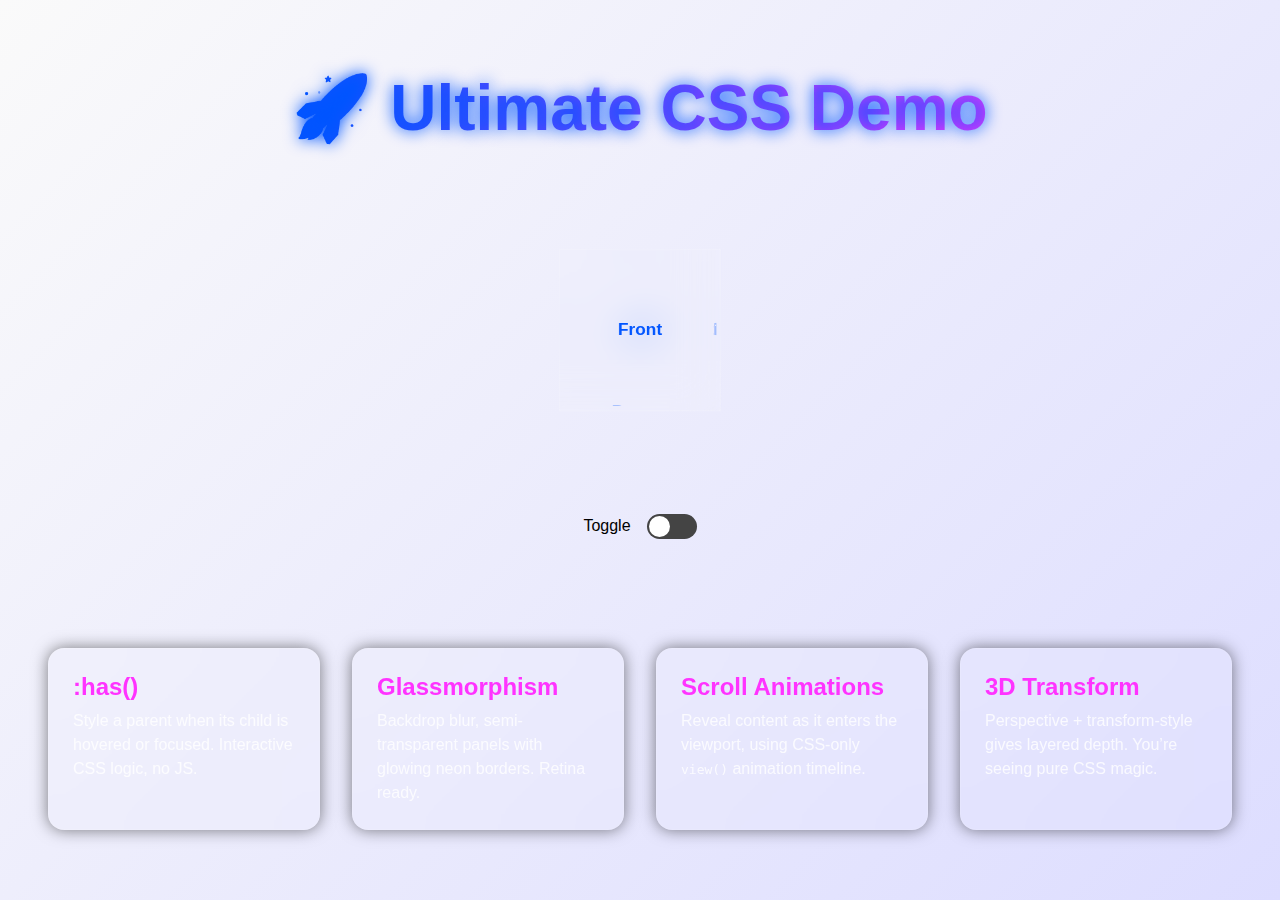
<file: src/templates/cool.html>
<!DOCTYPE html>
<html lang="en">
<head>
  <meta charset="UTF-8" />
  <meta name="viewport" content="width=device-width, initial-scale=1.0" />
  <title>CSS Showcase Madness</title>
  <style>
    /* ===== CSS RESET ===== */
    *, *::before, *::after {
      box-sizing: border-box;
      margin: 0;
      padding: 0;
    }
    
    html, body {
      height: 100%;
      font-family: 'Segoe UI', sans-serif;
      background: linear-gradient(135deg, #0a0f2c, #0f0c29);
      color: white;
      overflow-x: hidden;
      scroll-behavior: smooth;
    }

    body {
      display: grid;
      place-items: center;
      padding: 3rem;
      gap: 4rem;
    }

    /* ===== GLOBAL THEMING ===== */
    :root {
      --accent: hsl(280 100% 65%);
      --glow: hsl(200 100% 65%);
      --bg-glass: rgba(255, 255, 255, 0.05);
      --blur: blur(20px);
      --border: rgba(255,255,255,0.1);
    }

    @media (prefers-color-scheme: light) {
      :root {
        --accent: hsl(220 100% 50%);
        --glow: hsl(300 100% 60%);
      }
      html, body {
        background: linear-gradient(135deg, #fafafa, #ddddff);
        color: black;
      }
    }

    /* ===== HEADLINE ===== */
    h1 {
      font-size: 4rem;
      background: linear-gradient(90deg, var(--accent), var(--glow));
      background-clip: text;
      -webkit-background-clip: text;
      color: transparent;
      text-shadow: 0 0 1rem var(--accent);
      animation: pulseText 3s infinite ease-in-out;
    }

    @keyframes pulseText {
      0%, 100% { text-shadow: 0 0 1rem var(--accent); }
      50% { text-shadow: 0 0 2rem var(--glow); }
    }

    /* ===== 3D CUBE ===== */
    .cube-wrapper {
      perspective: 1000px;
    }

    .cube {
      position: relative;
      width: 150px;
      height: 150px;
      transform-style: preserve-3d;
      animation: rotateCube 10s linear infinite;
    }

    .face {
      position: absolute;
      width: 150px;
      height: 150px;
      background: var(--bg-glass);
      border: 1px solid var(--border);
      display: flex;
      align-items: center;
      justify-content: center;
      font-weight: bold;
      color: var(--accent);
      backdrop-filter: var(--blur);
    }

    .front  { transform: translateZ(75px); }
    .back   { transform: rotateY(180deg) translateZ(75px); }
    .right  { transform: rotateY(90deg) translateZ(75px); }
    .left   { transform: rotateY(-90deg) translateZ(75px); }
    .top    { transform: rotateX(90deg) translateZ(75px); }
    .bottom { transform: rotateX(-90deg) translateZ(75px); }

    @keyframes rotateCube {
      from { transform: rotateX(0) rotateY(0); }
      to   { transform: rotateX(360deg) rotateY(360deg); }
    }

    /* ===== GLASS CARD GRID ===== */
    .grid {
      display: grid;
      grid-template-columns: repeat(auto-fit, minmax(250px, 1fr));
      gap: 2rem;
      width: 100%;
      max-width: 1200px;
    }

    .card {
      background: var(--bg-glass);
      border: 1px solid var(--border);
      backdrop-filter: var(--blur);
      padding: 1.5rem;
      border-radius: 1rem;
      box-shadow: 0 0 1rem rgba(0, 0, 0, 0.5);
      transition: transform 0.3s ease;
    }

    .card:hover {
      transform: translateY(-10px) scale(1.02);
      box-shadow: 0 0 1.5rem var(--glow);
    }

    .card h2 {
      color: var(--glow);
      margin-bottom: 0.5rem;
    }

    .card p {
      color: rgba(255,255,255,0.8);
      line-height: 1.5;
    }

    /* ===== SCROLL TIMELINE ===== */
    @keyframes scrollFade {
      from { opacity: 0; transform: translateY(2rem); }
      to { opacity: 1; transform: translateY(0); }
    }

    .card {
      animation: scrollFade linear both;
      animation-timeline: view();
      animation-range: entry 20% cover 30%;
    }

    /* ===== INTERACTIVE SWITCH (NO JS) ===== */
    .toggle-section {
      display: flex;
      align-items: center;
      gap: 1rem;
      user-select: none;
    }

    .toggle-section input[type="checkbox"] {
      appearance: none;
      width: 50px;
      height: 25px;
      border-radius: 20px;
      background: #444;
      position: relative;
      outline: none;
      cursor: pointer;
    }

    .toggle-section input[type="checkbox"]::before {
      content: '';
      position: absolute;
      top: 2px;
      left: 2px;
      width: 21px;
      height: 21px;
      background: white;
      border-radius: 50%;
      transition: transform 0.3s;
    }

    .toggle-section input[type="checkbox"]:checked::before {
      transform: translateX(25px);
      background: var(--accent);
    }

    .toggle-section input[type="checkbox"]:checked {
      background: var(--glow);
    }
  </style>
</head>
<body>
  <h1>🚀 Ultimate CSS Demo</h1>

  <div class="cube-wrapper">
    <div class="cube">
      <div class="face front">Front</div>
      <div class="face back">Back</div>
      <div class="face right">Right</div>
      <div class="face left">Left</div>
      <div class="face top">Top</div>
      <div class="face bottom">Bottom</div>
    </div>
  </div>

  <section class="toggle-section">
    <label for="toggle">Toggle</label>
    <input id="toggle" type="checkbox" />
  </section>

  <div class="grid">
    <div class="card">
      <h2>:has()</h2>
      <p>Style a parent when its child is hovered or focused. Interactive CSS logic, no JS.</p>
    </div>
    <div class="card">
      <h2>Glassmorphism</h2>
      <p>Backdrop blur, semi-transparent panels with glowing neon borders. Retina ready.</p>
    </div>
    <div class="card">
      <h2>Scroll Animations</h2>
      <p>Reveal content as it enters the viewport, using CSS-only <code>view()</code> animation timeline.</p>
    </div>
    <div class="card">
      <h2>3D Transform</h2>
      <p>Perspective + transform-style gives layered depth. You’re seeing pure CSS magic.</p>
    </div>
  </div>
</body>
</html>
</file>
